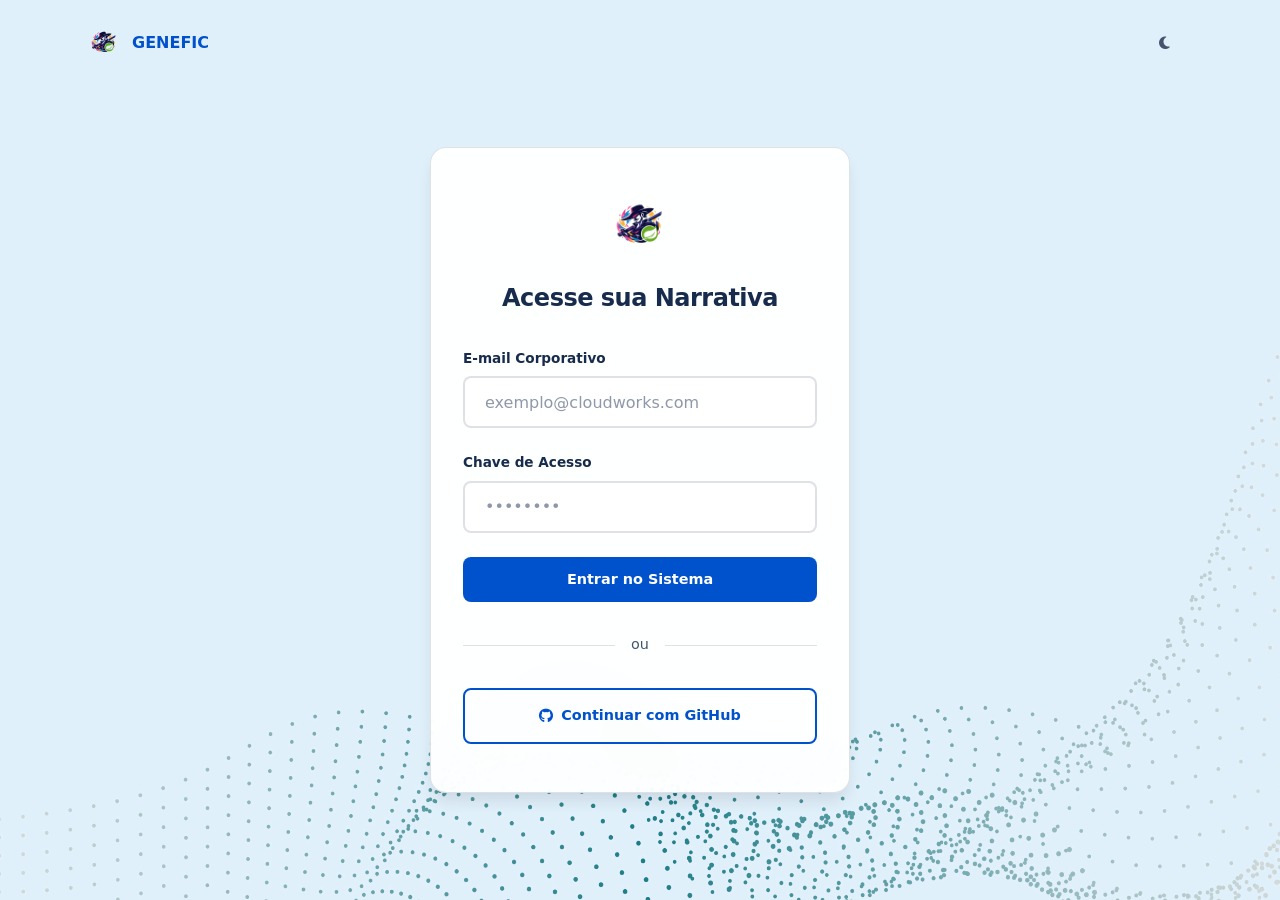
<file: frontend/public/dashboard.html>
<!DOCTYPE html>
<html lang="pt-BR" data-theme="light">
<head>
    <meta charset="UTF-8">
    <meta name="viewport" content="width=device-width, initial-scale=1.0">
    <title>Dashboard | GENEFIC Cloudworks</title>
    <link rel="icon" type="image/x-icon" href="assets/logo.ico">
    <link rel="stylesheet" href="https://cdnjs.cloudflare.com/ajax/libs/font-awesome/6.5.1/css/all.min.css">
    <link rel="stylesheet" href="css/variables.css">
    <link rel="stylesheet" href="css/reset.css">
    <link rel="stylesheet" href="css/base.css">
    <link rel="stylesheet" href="css/components/buttons.css">
    <link rel="stylesheet" href="css/components/forms.css">
    <link rel="stylesheet" href="css/components/toast.css">
    <link rel="stylesheet" href="css/components/dashboard-ui.css">
</head>
<body>
    <a href="#main-content" class="skip-link">Pular para conteúdo principal</a>
    <div class="app-layout">
        <!-- Desktop Sidebar -->
        <aside class="desktop-sidebar glass-panel" id="sidebar" role="complementary">
            <div class="sidebar-header">
                <div class="sidebar-logo">
                    <img src="assets/logo.png" alt="Logo GENEFIC" style="height: 28px; width: auto; flex-shrink: 0;">
                    <span style="font-weight: 800; font-size: 1.1rem; color: var(--color-primary); white-space: nowrap;">GENEFIC</span>
                </div>
                <button id="toggle-sidebar" class="btn btn--ghost btn--icon btn--sm" aria-label="Recolher menu" title="Recolher menu">
                    <i class="fa-solid fa-chevron-left" id="toggle-icon"></i>
                </button>
            </div>
            
            <nav style="flex: 1;" aria-label="Navegação Principal">
                <a href="#" class="nav-link nav-link--active" aria-current="page">
                    <i class="fa-solid fa-chart-pie" aria-hidden="true"></i>
                    <span>Dashboard</span>
                </a>
                <a href="#" class="nav-link">
                    <i class="fa-solid fa-folder-open" aria-hidden="true"></i>
                    <span>Meus Projetos</span>
                </a>
                <a href="#" class="nav-link">
                    <i class="fa-solid fa-star" aria-hidden="true"></i>
                    <span>Favoritos</span>
                </a>
            </nav>

            <div style="margin-top: auto; padding-top: 20px; border-top: 1px solid var(--color-border);">
                <button class="nav-link" data-theme-toggle aria-label="Alternar tema" style="background:none; border:none; width:100%; cursor:pointer;">
                    <i class="fa-solid fa-circle-half-stroke" aria-hidden="true"></i>
                    <span>Mudar Tema</span>
                </button>
                <button class="btn btn--outline btn--block" id="logout-btn" style="margin-top: 12px; justify-content: center;">
                    <i class="fa-solid fa-right-from-bracket" aria-hidden="true"></i>
                    <span>Sair</span>
                </button>
            </div>
        </aside>

        <!-- Main Content -->
        <main class="main-content" id="main-content" style="grid-area: main; padding: 24px;">
            <div class="section-container" style="max-width: 1000px; padding: 0;">
                <header style="margin-bottom: 32px; display: flex; justify-content: space-between; align-items: center;">
                    <div>
                        <h1 style="font-size: 1.5rem; font-weight: 800; margin: 0;">Olá, <span id="user-display">Dev</span></h1>
                        <p style="color: var(--color-text-secondary); font-size: 0.9rem;">Pronto para sua próxima narrativa?</p>
                    </div>
                    <div class="glass-panel" style="padding: 8px 16px; border-radius: 100px; display: flex; align-items: center; gap: 8px;">
                        <span style="width: 8px; height: 8px; background: #10b981; border-radius: 50%;"></span>
                        <span style="font-size: 0.75rem; font-weight: 700; color: var(--color-primary);">CONECTADO</span>
                    </div>
                </header>

                <!-- Search/Input Area -->
                <section class="dashboard-card" style="margin-bottom: 32px; border-style: dashed; border-width: 2px;">
                    <div class="search-container">
                        <input type="url" id="repo-url" class="form-input" placeholder="Cole a URL do seu Repositório GitHub" style="height: 56px; border-radius: 12px;">
                        <button id="analyze-btn" class="btn btn--primary" style="height: 56px; min-width: 160px; border-radius: 12px; font-weight: 700;">
                            <i class="fa-solid fa-bolt"></i> ANALISAR
                        </button>
                    </div>
                <!-- Loading State (Skeletons) -->
                <div id="loading-indicator" style="display: none; margin-top: 32px;">
                    <div class="dashboard-grid">
                        <aside class="dashboard-card skeleton-container" style="text-align: center; height: 300px;">
                            <div class="skeleton-circle" style="width: 140px; height: 140px; margin: 0 auto 24px;"></div>
                            <div class="skeleton-line" style="width: 60%; margin: 0 auto 12px;"></div>
                            <div class="skeleton-line" style="width: 40%; margin: 0 auto;"></div>
                        </aside>
                        <div style="display: flex; flex-direction: column; gap: 24px;">
                            <div class="dashboard-card skeleton-container" style="height: 160px;">
                                <div class="skeleton-line" style="width: 30%; margin-bottom: 20px;"></div>
                                <div class="skeleton-line" style="width: 90%; margin-bottom: 12px;"></div>
                                <div class="skeleton-line" style="width: 85%;"></div>
                            </div>
                            <div class="dashboard-card skeleton-container" style="height: 200px;">
                                <div class="skeleton-line" style="width: 40%; margin-bottom: 20px;"></div>
                                <div class="skeleton-line" style="width: 70%; margin-bottom: 12px;"></div>
                                <div class="skeleton-line" style="width: 75%;"></div>
                            </div>
                        </div>
                    </div>
                    <p id="loading-msg" style="text-align: center; margin-top: 24px; font-weight: 700; color: var(--color-primary); letter-spacing: 0.5px;">Iniciando análise inteligente...</p>
                </div>
                </section>

                <!-- Empty State (Hidden when results appear) -->
                <div id="empty-state" style="text-align: center; padding: 60px 24px;">
                    <i class="fa-solid fa-diagram-project" style="font-size: 4rem; color: var(--color-primary-light); margin-bottom: 24px;"></i>
                    <h3 style="font-weight: 800; margin-bottom: 8px;">Nenhuma análise iniciada</h3>
                    <p style="color: var(--color-text-secondary); max-width: 400px; margin: 0 auto;">Insira a URL de um repositório público para transformar seu código em uma narrativa profissional de alto impacto.</p>
                </div>

                <!-- Results Area -->
                <div id="results-area" style="display: none;">
                    <div class="dashboard-grid">
                        <aside class="dashboard-card" style="text-align: center; height: fit-content;">
                            <h4 style="font-size: 0.75rem; text-transform: uppercase; letter-spacing: 1px; color: var(--color-text-secondary); margin-bottom: 24px;">Tech Authority Score</h4>
                            <div class="gauge-container">
                                <div style="position: relative; width: 160px; height: 160px; margin: 0 auto;">
                                    <svg viewBox="0 0 36 36" style="width: 100%; height: 100%; transform: rotate(-90deg);">
                                        <path d="M18 2.0845 a 15.9155 15.9155 0 0 1 0 31.831 a 15.9155 15.9155 0 0 1 0 -31.831" fill="none" stroke="var(--color-border)" stroke-width="2.5" />
                                        <path d="M18 2.0845 a 15.9155 15.9155 0 0 1 0 31.831 a 15.9155 15.9155 0 0 1 0 -31.831" fill="none" stroke="var(--color-primary)" stroke-width="2.5" stroke-dasharray="0, 100" id="gauge-path" style="transition: stroke-dasharray 1.5s cubic-bezier(0.4, 0, 0.2, 1); stroke-linecap: round;" />
                                    </svg>
                                    <div style="position: absolute; top: 50%; left: 50%; transform: translate(-50%, -50%); text-align: center;">
                                        <span id="tech-score-val" style="font-size: 2.5rem; font-weight: 900; color: var(--color-primary); display: block; line-height: 1;">0</span>
                                        <span style="font-size: 0.65rem; font-weight: 800; opacity: 0.5;">PONTOS</span>
                                    </div>
                                </div>
                            </div>
                            <div id="stack-tags" style="display: flex; flex-wrap: wrap; gap: 8px; justify-content: center; margin-top: 24px;"></div>
                        </aside>

                        <div id="ats-result" style="display: flex; flex-direction: column; gap: 24px;">
                            <!-- Injected via JS -->
                        </div>
                    </div>
                </div>
            </div>
        </main>

        <!-- Mobile Bottom Nav -->
        <nav class="mobile-nav">
            <a href="#" class="nav-link nav-link--active"><i class="fa-solid fa-chart-pie"></i><span>Home</span></a>
            <a href="#" class="nav-link"><i class="fa-solid fa-folder-open"></i><span>Projetos</span></a>
            <a href="#" class="nav-link" data-theme-toggle><i class="fa-solid fa-circle-half-stroke"></i><span>Tema</span></a>
            <a href="#" id="mobile-logout" class="nav-link"><i class="fa-solid fa-power-off"></i><span>Sair</span></a>
        </nav>
    </div>

    <style>
        @keyframes loading {
            0% { transform: translateX(-100%); }
            100% { transform: translateX(400%); }
        }
    </style>

    <button id="back-to-top" class="btn btn--primary btn--icon shadow-lg" aria-label="Voltar ao topo" title="Voltar ao topo">
        <i class="fa-solid fa-arrow-up" aria-hidden="true"></i>
    </button>
    <script type="module" src="js/main.js"></script>
    <script type="module">
        import { AuthManager } from './js/auth.js';
        import { initSidebar } from './js/components/sidebar.js';
        
        AuthManager.requireAuth();
        initSidebar();

        const logout = () => AuthManager.logout();
        document.getElementById('logout-btn').addEventListener('click', logout);
        document.getElementById('mobile-logout').addEventListener('click', logout);
    </script>
</body>
</html>
</file>
<file: frontend/public/css/variables.css>
/* --- Variables & Themes --- */
:root {
  /* Spacing Scale (8px base) */
  --spacing-1: 0.25rem;  /* 4px */
  --spacing-2: 0.5rem;   /* 8px */
  --spacing-3: 0.75rem;  /* 12px */
  --spacing-4: 1rem;     /* 16px */
  --spacing-6: 1.5rem;   /* 24px */
  --spacing-8: 2rem;     /* 32px */
  --spacing-12: 3rem;    /* 48px */
  --spacing-16: 4rem;    /* 64px */
  --spacing-20: 5rem;    /* 80px */
  
  /* Typography Scale (Type Scale) */
  --text-xs: 0.75rem;    /* 12px */
  --text-sm: 0.875rem;   /* 14px */
  --text-base: 1rem;     /* 16px */
  --text-lg: 1.125rem;   /* 18px */
  --text-xl: 1.25rem;    /* 20px */
  --text-2xl: 1.5rem;    /* 24px */
  --text-3xl: 1.875rem;  /* 30px */
  --text-4xl: 2.25rem;   /* 36px */
  
  /* Font Weights */
  --font-normal: 400;
  --font-medium: 500;
  --font-semibold: 600;
  --font-bold: 700;
  --font-extrabold: 800;
  
  /* Line Heights */
  --leading-tight: 1.25;
  --leading-snug: 1.375;
  --leading-normal: 1.5;
  --leading-relaxed: 1.625;
  --leading-loose: 2;
  
  /* Border Radius */
  --radius-sm: 0.375rem;  /* 6px */
  --radius-md: 0.5rem;    /* 8px */
  --radius-lg: 0.75rem;   /* 12px */
  --radius-xl: 1rem;      /* 16px */
  --radius-full: 9999px;
  
  /* Shadows */
  --shadow-sm: 0 1px 2px 0 rgb(0 0 0 / 0.05);
  --shadow-md: 0 4px 6px -1px rgb(0 0 0 / 0.1);
  --shadow-lg: 0 10px 15px -3px rgb(0 0 0 / 0.1);
  --shadow-xl: 0 20px 25px -5px rgb(0 0 0 / 0.1);
  
  /* Transitions */
  --transition-fast: 150ms cubic-bezier(0.4, 0, 0.2, 1);
  --transition-base: 250ms cubic-bezier(0.4, 0, 0.2, 1);
  --transition-slow: 350ms cubic-bezier(0.4, 0, 0.2, 1);

  /* Light Theme (Default) */
  --color-primary: #0052CC;
  --color-primary-hover: #0747A6;
  --color-primary-light: rgba(0, 82, 204, 0.1);
  --color-secondary: #FF8C42;
  --color-background: #F4F5F7;
  --color-surface: rgba(255, 255, 255, 0.95);
  --color-surface-elevated: #FFFFFF;
  --color-surface-glass: rgba(255, 255, 255, 0.7);
  --color-text-primary: #172B4D;
  --color-text-secondary: #44546F;
  --color-border: rgba(9, 30, 66, 0.13);
  --bg-filter: invert(0.9) hue-rotate(180deg) brightness(1.1);
  --shadow-main: var(--shadow-lg);
  --gauge-bg: #EBECF0;

  /* Global Settings */
  --bg-image: url('../assets/background.jpg');
  --font-main: 'Inter', system-ui, -apple-system, sans-serif;
  --radius-btn: var(--radius-md);
  --radius-panel: var(--radius-xl);
  --transition: var(--transition-base);
  --container-max: 1200px;
}

:root {
  transition: 
    background-color var(--transition-base),
    color var(--transition-base);
}

/* Prevenir transição em elementos específicos */
.no-theme-transition,
.no-theme-transition * {
  transition: none !important;
}

[data-theme="dark"] {
  --color-primary: #4C9AFF;
  --color-primary-hover: #2684FF;
  --color-primary-light: rgba(76, 154, 255, 0.2);
  --color-secondary: #FFA05A;
  --color-background: #091E42;
  --color-surface: rgba(22, 38, 70, 0.85);
  --color-surface-elevated: #162546;
  --color-surface-glass: rgba(22, 38, 70, 0.7);
  --color-text-primary: #FFFFFF;
  --color-text-secondary: #B3D4FF;
  --color-border: rgba(255, 255, 255, 0.15);
  --bg-filter: brightness(0.4) contrast(1.2);
  --shadow-main: 0 12px 24px -6px rgba(0, 0, 0, 0.6);
  --gauge-bg: #071432;
}
</file>
<file: frontend/public/css/base.css>
/* --- Global & Theme Base --- */
html, body {
  overflow-x: hidden;
  width: 100%;
  position: relative;
  margin: 0;
  padding: 0;
  max-width: 100vw;
}

body {
  min-height: 100vh;
  text-rendering: optimizeLegibility;
  line-height: var(--leading-normal);
  font-family: var(--font-main);
  background-color: var(--color-background);
  color: var(--color-text-primary);
  transition: background-color var(--transition-base), color var(--transition-base);
  overflow-wrap: break-word;
  hyphens: auto;
  display: flex;
  flex-direction: column;
}

.skip-link {
  position: absolute;
  top: -40px;
  left: 0;
  background: var(--color-primary);
  color: white;
  padding: 8px;
  z-index: 10000;
  transition: top var(--transition-fast);
}

.skip-link:focus {
  top: 0;
}

:focus-visible {
  outline: 3px solid var(--color-primary);
  outline-offset: 2px;
}

body::before {
  content: "";
  position: fixed;
  top: 0; left: 0; width: 100%; height: 100%;
  background-image: var(--bg-image);
  background-size: cover;
  background-position: center;
  z-index: -1;
  filter: var(--bg-filter);
  transition: filter var(--transition);
}

.section-container {
  max-width: var(--container-max);
  margin: 0 auto;
  padding: 0 var(--spacing-6);
  box-sizing: border-box;
  width: 100%;
}

 @media (min-width: 768px) {
  .section-container { padding: 0 var(--spacing-12); }
}

.glass-panel {
  background: var(--color-surface);
  backdrop-filter: blur(20px);
  -webkit-backdrop-filter: blur(20px);
  border: 1px solid var(--color-border);
  box-shadow: var(--shadow-main);
  border-radius: var(--radius-panel);
}

/* --- Responsive Grid System --- */
.responsive-grid {
  display: grid;
  gap: var(--spacing-6);
  grid-template-columns: 1fr;
}

 @media (min-width: 480px) {
  .responsive-grid { grid-template-columns: repeat(2, 1fr); }
}

 @media (min-width: 768px) {
  .responsive-grid { 
    gap: var(--spacing-8);
    grid-template-columns: repeat(2, 1fr); 
  }
}

 @media (min-width: 1024px) {
  .responsive-grid { grid-template-columns: repeat(3, 1fr); }
}

 @media (min-width: 1280px) {
  .responsive-grid { 
    gap: var(--spacing-12);
    grid-template-columns: repeat(auto-fit, minmax(300px, 1fr)); 
  }
}

/* --- Team Highlight Section --- */
.team-section {
  padding: 100px 0;
  text-align: center;
}

.team-grid {
  display: grid;
  gap: var(--spacing-8);
  margin-top: 60px;
  grid-template-columns: 1fr;
}

 @media (min-width: 480px) {
  .team-grid { grid-template-columns: repeat(2, 1fr); }
}

 @media (min-width: 768px) {
  .team-grid { grid-template-columns: repeat(3, 1fr); }
}

 @media (min-width: 1024px) {
  .team-grid { grid-template-columns: repeat(6, 1fr); gap: var(--spacing-4); }
}

.team-card {
  padding: var(--spacing-8) var(--spacing-4);
  transition: var(--transition);
  border: 1px solid transparent;
  display: flex;
  flex-direction: column;
  align-items: center;
}


.team-card:hover {
  transform: translateY(-10px);
  border-color: var(--color-primary);
  background: var(--color-background);
}

/* Moldura Circular Perfeita */
.avatar-wrapper {
  width: 100px;
  height: 100px;
  margin-bottom: 20px;
  border-radius: 50%;
  padding: 4px;
  background: linear-gradient(135deg, var(--color-primary), var(--color-secondary));
  box-shadow: var(--shadow-main);
  overflow: hidden;
  display: flex;
  align-items: center;
  justify-content: center;
}

.avatar-img {
  width: 100%;
  height: 100%;
  border-radius: 50%;
  object-fit: cover;
  border: 3px solid var(--color-background);
}

.team-name {
  font-weight: 800;
  font-size: 1rem;
  margin-bottom: 6px;
  color: var(--color-text-primary);
}

.team-role {
  font-size: 0.75rem;
  font-weight: 700;
  color: var(--color-primary);
  text-transform: uppercase;
  letter-spacing: 1px;
  margin-bottom: 16px;
}

.team-socials {
  display: flex;
  gap: 12px;
}

.team-socials a {
  color: var(--color-text-secondary);
  font-size: 1.1rem;
  transition: var(--transition);
}

.team-socials a:hover {
  color: var(--color-primary);
  transform: scale(1.2);
}

/* --- Typing Animation Loop --- */
.hero__badge-container {
  display: flex;
  justify-content: center;
  margin-bottom: 32px;
}

.hero__badge {
  display: inline-block;
  color: var(--color-primary);
  font-size: 0.85rem;
  font-weight: 800;
  text-transform: uppercase;
  letter-spacing: 3px;
  min-height: 1.5em;
}

/* Customização do cursor do Typed.js */
.typed-cursor {
  color: var(--color-primary);
  font-size: 1.2rem;
  margin-left: 4px;
}

/* Icons Global Fix */
.fa-solid, .fa-brands { color: inherit; }

@keyframes fadeIn {
  from { opacity: 0; transform: translateY(10px); }
  to { opacity: 1; transform: translateY(0); }
}

#back-to-top {
  display: flex;
  align-items: center;
  justify-content: center;
  opacity: 0;
  visibility: hidden;
  transform: translateY(20px);
  transition: all var(--transition-base), visibility 0s linear var(--transition-base);
  z-index: 9999;
  position: fixed;
  bottom: var(--spacing-8);
  right: var(--spacing-8);
  width: 48px;
  height: 48px;
  border-radius: var(--radius-full);
}

#back-to-top.visible {
  opacity: 1;
  visibility: visible;
  transform: translateY(0);
  transition: all var(--transition-base), visibility 0s;
}

 @media (max-width: 1023px) {
  #back-to-top {
    bottom: calc(64px + var(--spacing-4));
    right: var(--spacing-4);
  }
}
</file>
<file: frontend/public/css/components/buttons.css>
.btn {
  display: inline-flex;
  align-items: center;
  justify-content: center;
  padding: 10px 20px;
  font-weight: 600;
  border-radius: var(--radius-btn);
  cursor: pointer;
  transition: var(--transition);
  border: 2px solid transparent;
  text-decoration: none;
  font-size: 0.9rem;
  gap: 8px;
  white-space: nowrap;
}

.btn:focus-visible {
  outline: 3px solid var(--color-primary);
  outline-offset: 2px;
  box-shadow: 0 0 0 4px var(--color-primary-light);
}

.btn--icon {
  width: 42px;
  height: 42px;
  padding: 0;
  border-radius: var(--radius-full);
  flex-shrink: 0;
}

.btn--sm {
  padding: 6px 12px;
  font-size: 0.8rem;
  height: 32px;
}

.btn--primary {
  background: var(--color-primary);
  color: white;
  box-shadow: var(--shadow-button);
}

.btn--primary:hover {
  background: var(--color-primary-hover);
  transform: translateY(-2px);
  box-shadow: 0 6px 20px rgba(99, 102, 241, 0.3);
}

.btn--ghost {
  background: transparent;
  color: var(--color-text-secondary);
}

.btn--ghost:hover {
  background: var(--color-primary-light);
  color: var(--color-primary);
}

.btn--outline {
  background: transparent;
  border-color: var(--color-primary);
  color: var(--color-primary);
}

.btn--outline:hover {
  background: var(--color-primary);
  color: white;
}

.btn--block { width: 100%; }

.btn:active { transform: translateY(0); }
</file>
<file: frontend/public/css/components/forms.css>
.form-group {
  margin-bottom: 24px;
}

.form-label {
  display: block;
  font-size: 0.85rem;
  font-weight: 700;
  color: var(--color-text-primary);
  margin-bottom: 8px;
}

.form-input {
  width: 100%;
  padding: 0 20px;
  height: 52px;
  border: 2px solid var(--color-border);
  border-radius: var(--radius-btn);
  font-size: 1rem;
  background: var(--color-surface-elevated);
  color: var(--color-text-primary);
  transition: var(--transition);
  box-sizing: border-box;
  outline: none;
}

.form-input::placeholder {
  color: var(--color-text-secondary);
  opacity: 0.6;
}

.form-input:focus {
  border-color: var(--color-primary);
  box-shadow: 0 0 0 4px var(--color-primary-light);
  background: var(--color-surface-elevated);
}
</file>
<file: frontend/public/css/components/toast.css>
.toast-container {
  position: fixed;
  bottom: calc(64px + var(--spacing-4)); /* Altura mobile nav + margem */
  left: 50%;
  transform: translateX(-50%);
  display: flex;
  flex-direction: column;
  gap: var(--spacing-3);
  z-index: 11000; /* Acima do menu mobile (10000) */
  width: calc(100% - var(--spacing-8));
  max-width: 420px;
  pointer-events: none;
}

 @media (min-width: 1024px) {
  .toast-container {
    bottom: var(--spacing-6);
  }
}

.toast {
  background: var(--color-surface);
  color: var(--color-text-primary);
  padding: var(--spacing-4) var(--spacing-6);
  border-radius: var(--radius-lg);
  box-shadow: var(--shadow-xl);
  display: flex;
  align-items: center;
  gap: var(--spacing-3);
  min-width: 280px;
  max-width: 100%;
  animation: slideUp var(--transition-base);
  border-left: 4px solid var(--color-primary);
  pointer-events: auto;
}

.toast--success { border-left-color: var(--color-success); }
.toast--error { border-left-color: var(--color-error); }
.toast--warning { border-left-color: var(--color-warning); }

@keyframes slideUp {
  from {
    transform: translateY(20px);
    opacity: 0;
  }
  to {
    transform: translateY(0);
    opacity: 1;
  }
}

@media (min-width: 768px) {
  .toast-container {
    max-width: 480px;
  }
}
</file>
<file: frontend/public/css/components/dashboard-ui.css>
/* Dashboard Layout & Components */
.app-layout {
  display: grid;
  grid-template-areas: "main";
  min-height: 100vh;
  transition: grid-template-columns var(--transition-base);
}

/* Mobile Bottom Nav (Thumb-Friendly) */
.mobile-nav {
  position: fixed;
  bottom: 0;
  left: 0;
  right: 0;
  height: 64px;
  background: var(--color-surface);
  backdrop-filter: blur(20px);
  border-top: 1px solid var(--color-border);
  display: flex;
  justify-content: space-around;
  align-items: center;
  z-index: 1000;
  padding: 0 12px;
}

.mobile-nav .nav-link {
  display: flex;
  flex-direction: column;
  align-items: center;
  gap: 4px;
  text-decoration: none;
  color: var(--color-text-secondary);
  font-size: 0.7rem;
  font-weight: 600;
  transition: var(--transition);
}

.mobile-nav .nav-link i { font-size: 1.2rem; }
.mobile-nav .nav-link--active { color: var(--color-primary); }

.desktop-sidebar { display: none; }

/* Responsive Grid for Results */
.dashboard-grid {
  display: grid;
  grid-template-columns: 1fr;
  gap: var(--spacing-6);
  padding-bottom: 100px; /* Space for mobile nav */
}

/* Glass Card Refinement */
.dashboard-card {
  padding: var(--spacing-6);
  background: var(--color-surface);
  border-radius: var(--radius-panel);
  border: 1px solid var(--color-border);
  transition: var(--transition);
  min-width: 0; /* Previne overflow */
  word-wrap: break-word;
  overflow-wrap: break-word;
}

/* Input Area Mobile-First */
.search-container {
  display: flex;
  flex-direction: column;
  gap: var(--spacing-3);
  width: 100%;
}

@media (min-width: 640px) {
  .search-container {
    flex-direction: row;
  }
}

/* Gauge Responsive */
.gauge-container {
  width: 100%;
  max-width: 200px;
  margin: 0 auto;
}

/* Desktop Styles */
@media (min-width: 1024px) {
  .mobile-nav { display: none; }

  .desktop-sidebar {
    grid-area: sidebar;
    display: flex;
    flex-direction: column;
    padding: var(--spacing-6) var(--spacing-4);
    background: var(--color-surface);
    backdrop-filter: blur(20px);
    border-right: 1px solid var(--color-border);
    position: fixed;
    top: 0;
    left: 0;
    bottom: 0;
    width: 240px;
    z-index: 1000;
    transition: width var(--transition-base);
    border-radius: 0 !important;
  }

  .desktop-sidebar .sidebar-header {
    display: flex;
    flex-direction: column;
    align-items: center;
    gap: var(--spacing-4);
    margin-bottom: 40px;
    padding: 0;
  }

  .desktop-sidebar .sidebar-logo {
    display: flex;
    align-items: center;
    gap: 12px;
    width: 100%;
    justify-content: center;
  }

  /* Ajuste para quando a sidebar está aberta (estilo original de linha) */
  .desktop-sidebar:not(.desktop-sidebar--compact) .sidebar-header {
    flex-direction: row;
    justify-content: space-between;
    padding: 0 8px;
  }

  .desktop-sidebar:not(.desktop-sidebar--compact) .sidebar-logo {
    justify-content: flex-start;
  }

  /* Sidebar Compacta */
  .desktop-sidebar--compact {
    width: 80px !important;
    padding: var(--spacing-6) var(--spacing-2);
  }

  .desktop-sidebar--compact .sidebar-header {
    gap: var(--spacing-6);
  }

  .desktop-sidebar--compact .sidebar-logo {
    justify-content: center !important;
  }

  .desktop-sidebar--compact .sidebar-logo img {
    height: 32px;
    width: auto;
    margin: 0;
  }

  .desktop-sidebar--compact #toggle-sidebar {
    margin: 0 auto;
  }

  .desktop-sidebar--compact span {
    display: none !important;
  }

  .desktop-sidebar .nav-link {
    display: flex;
    align-items: center;
    gap: var(--spacing-3);
    padding: var(--spacing-3) var(--spacing-4);
    border-radius: var(--radius-md);
    text-decoration: none;
    color: var(--color-text-secondary);
    margin-bottom: var(--spacing-1);
    font-weight: var(--font-medium);
    transition: var(--transition);
    white-space: nowrap;
    overflow: hidden;
  }

  .desktop-sidebar .nav-link i {
    font-size: 1.2rem;
    width: 24px;
    text-align: center;
    flex-shrink: 0;
  }

  .desktop-sidebar .nav-link:hover {
    background: var(--color-primary-light);
    color: var(--color-primary);
  }

  .desktop-sidebar .nav-link--active {
    background: var(--color-primary);
    color: white;
    box-shadow: var(--shadow-md);
  }

  .app-layout {
    display: grid;
    grid-template-columns: 240px 1fr;
    grid-template-areas: "sidebar main";
    min-height: 100vh;
    transition: grid-template-columns var(--transition-base);
  }

  .main-content {
    grid-area: main;
    background: var(--color-background);
    min-height: 100vh;
  }

  .dashboard-grid {
    grid-template-columns: 280px 1fr;
    padding-bottom: var(--spacing-8);
    gap: var(--spacing-8);
  }
}

/* Skeleton Loading Animations */
.skeleton-container {
  overflow: hidden;
  position: relative;
}

.skeleton-line, .skeleton-circle {
  background: var(--color-border);
  position: relative;
  overflow: hidden;
}

.skeleton-line {
  height: 12px;
  border-radius: 6px;
}

.skeleton-circle {
  border-radius: 50%;
}

.skeleton-line::after, .skeleton-circle::after {
  content: "";
  position: absolute;
  inset: 0;
  background: linear-gradient(
    90deg,
    transparent,
    var(--color-surface-glass),
    transparent
  );
  animation: skeleton-shimmer 1.8s ease-in-out infinite;
  transform: translateX(-100%);
  will-change: transform;
}

@keyframes skeleton-shimmer {
  0% { transform: translateX(-100%); }
  100% { transform: translateX(200%); }
}

@keyframes pulse-soft {
  0%, 100% { opacity: 1; }
  50% { opacity: 0.7; }
}

#loading-msg {
  animation: pulse-soft 2s infinite ease-in-out;
}
</file>
